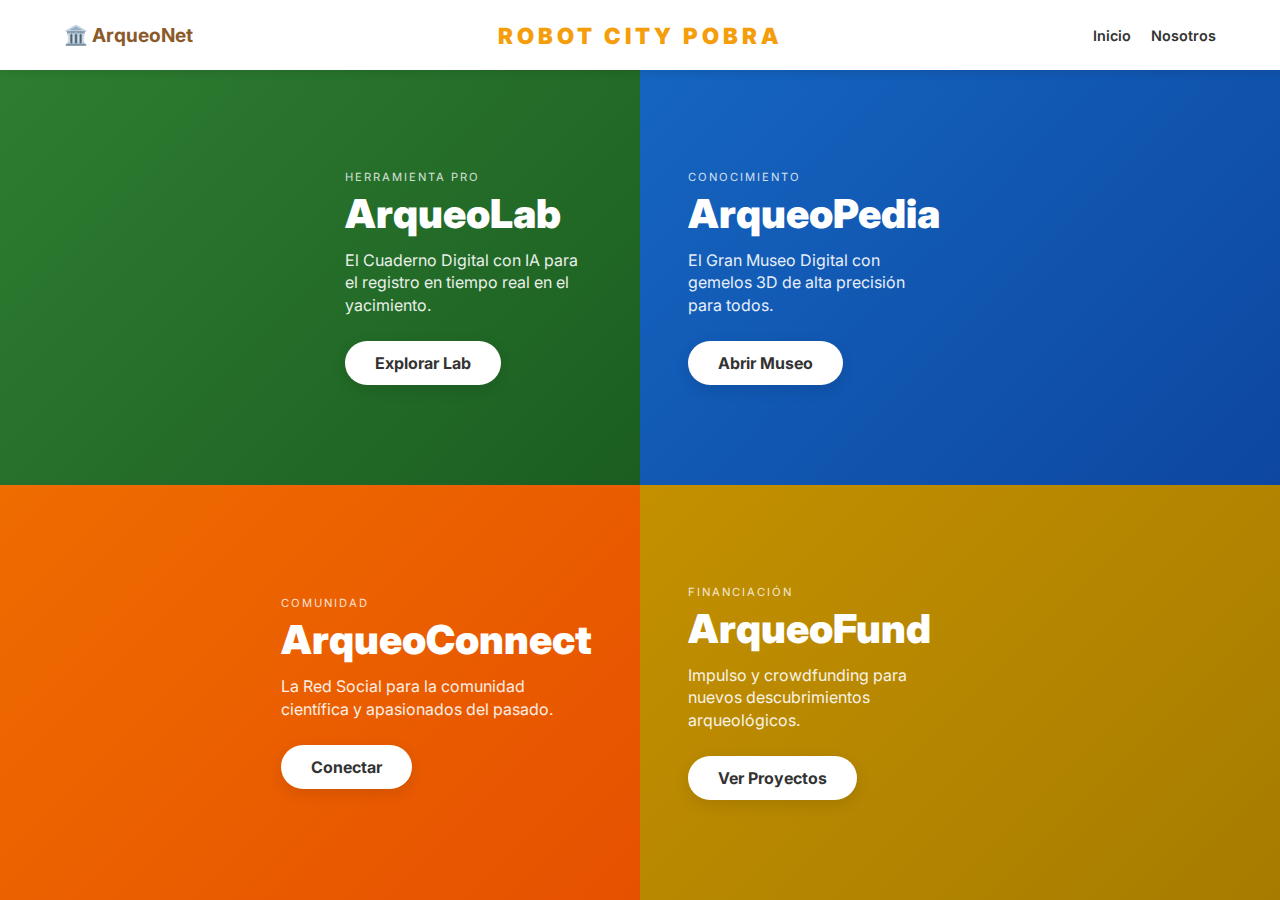
<file: index.html>
<!DOCTYPE html>
<html lang="es">
<head>
    <meta charset="UTF-8">
    <meta name="viewport" content="width=device-width, initial-scale=1.0">
    <title>ArqueoNet - Robot City Pobra</title>
    <link rel="stylesheet" href="style.css">
    <style>
        /* Navbar de tres columnas consistente con la suite */
        .navbar {
            display: grid;
            grid-template-columns: 1fr auto 1fr;
            align-items: center;
            background: #ffffff;
            padding: 0 5%;
            height: 70px;
            position: sticky;
            top: 0;
            z-index: 1000;
            box-shadow: 0 2px 10px rgba(0,0,0,0.1);
        }

        .logo { 
            font-size: 1.2rem; 
            font-weight: bold; 
            color: #8b5a2b; 
        }

        .brand-center {
            font-weight: 900;
            letter-spacing: 4px;
            font-size: 1.4rem;
            color: #f59e0b; /* Dorado llamativo */
            text-align: center;
        }

        .nav-links {
            display: flex;
            list-style: none;
            gap: 20px;
            justify-content: flex-end;
            margin: 0;
            padding: 0;
        }

        .nav-links a {
            text-decoration: none;
            color: #333;
            font-weight: 600;
            font-size: 0.9rem;
        }

        /* Mantenemos vuestro diseño de cuadrícula intacto */
        .main-grid {
            display: grid;
            grid-template-columns: 1fr 1fr;
            grid-template-rows: calc(50vh - 35px) calc(50vh - 35px);
            height: calc(100vh - 70px);
        }
    </style>
</head>
<body>
    <header>
        <nav class="navbar">
            <div class="logo">🏛️ ArqueoNet</div>
            <div class="brand-center">ROBOT CITY POBRA</div>
            <ul class="nav-links">
                <li><a href="#">Inicio</a></li>
                <li><a href="nosotros.html">Nosotros</a></li>
            </ul>
        </nav>
    </header>

    <main class="main-grid">
        <section class="grid-item lab">
            <div class="image-side img-lab"></div>
            <div class="text-side">
                <span class="tag">Herramienta Pro</span>
                <h1>ArqueoLab</h1>
                <p>El Cuaderno Digital con IA para el registro en tiempo real en el yacimiento.</p>
                <a href="arqueolab.html" class="btn-visit">Explorar Lab</a>
            </div>
        </section>

        <section class="grid-item pedia">
            <div class="text-side">
                <span class="tag">Conocimiento</span>
                <h1>ArqueoPedia</h1>
                <p>El Gran Museo Digital con gemelos 3D de alta precisión para todos.</p>
                <a href="arqueopedia.html" class="btn-visit">Abrir Museo</a>
            </div>
            <div class="image-side img-pedia"></div>
        </section>

        <section class="grid-item connect">
            <div class="image-side img-connect"></div>
            <div class="text-side">
                <span class="tag">Comunidad</span>
                <h1>ArqueoConnect</h1>
                <p>La Red Social para la comunidad científica y apasionados del pasado.</p>
                <a href="connect.html" class="btn-visit">Conectar</a>
            </div>
        </section>

        <section class="grid-item fund">
            <div class="text-side">
                <span class="tag">Financiación</span>
                <h1>ArqueoFund</h1>
                <p>Impulso y crowdfunding para nuevos descubrimientos arqueológicos.</p>
                <a href="fund.html" class="btn-visit">Ver Proyectos</a>
            </div>
            <div class="image-side img-fund"></div>
        </section>
    </main>
</body>
</html>
</file>
<file: style.css>
/* Importar fuente moderna */
@import url('https://fonts.googleapis.com/css2?family=Inter:wght@400;700;900&display=swap');

* {
    margin: 0;
    padding: 0;
    box-sizing: border-box;
    font-family: 'Inter', sans-serif;
}

/* Navegación fija */
.navbar {
    display: flex;
    justify-content: space-between;
    align-items: center;
    background: white;
    padding: 0 5%;
    height: 70px;
    position: sticky;
    top: 0;
    z-index: 100;
    box-shadow: 0 2px 10px rgba(0,0,0,0.1);
}

.logo { font-size: 1.5rem; font-weight: bold; color: #8b5a2b; }
.nav-links { display: flex; list-style: none; gap: 20px; }
.nav-links a { text-decoration: none; color: #333; font-weight: 500; }

/* La cuadrícula de 2x2 */
.main-grid {
    display: grid;
    grid-template-columns: 1fr 1fr;
    grid-template-rows: calc(50vh - 35px) calc(50vh - 35px);
}

.grid-item {
    display: flex;
    overflow: hidden;
}

/* Lado de la Imagen */
.image-side {
    flex: 1.2;
    background-size: cover;
    background-position: center;
    transition: transform 0.8s ease;
}

.grid-item:hover .image-side {
    transform: scale(1.1); /* Efecto de zoom cuando pasas el ratón */
}

/* Fotos de Unsplash (Alta calidad) */
.img-lab { background-image: url('https://images.unsplash.com/photo-1581091226825-a6a2a5aee158?auto=format&fit=crop&w=800'); }
.img-pedia { background-image: url('https://images.unsplash.com/photo-1566127444979-b3d2b654e3d7?auto=format&fit=crop&w=800'); }
.img-connect { background-image: url('https://images.unsplash.com/photo-1529156069898-49953e39b3ac?auto=format&fit=crop&w=800'); }
.img-fund { background-image: url('https://images.unsplash.com/photo-1554224155-1696413565d3?auto=format&fit=crop&w=800'); }

/* Lado del Texto con degradados */
.text-side {
    flex: 1;
    padding: 3rem;
    display: flex;
    flex-direction: column;
    justify-content: center;
    color: white;
}

.lab { background: linear-gradient(135deg, #2e7d32, #1b5e20); }
.pedia { background: linear-gradient(135deg, #1565c0, #0d47a1); }
.connect { background: linear-gradient(135deg, #ef6c00, #e65100); }
.fund { background: linear-gradient(135deg, #c49000, #a67c00); }

.tag { font-size: 0.7rem; text-transform: uppercase; letter-spacing: 2px; margin-bottom: 10px; opacity: 0.8; }
h1 { font-size: 2.5rem; font-weight: 900; line-height: 1; margin-bottom: 15px; }
p { font-size: 1rem; opacity: 0.9; margin-bottom: 25px; line-height: 1.4; }

/* Botones redondeados */
.btn-visit {
    width: fit-content;
    padding: 12px 30px;
    background: white;
    color: #333;
    text-decoration: none;
    font-weight: bold;
    border-radius: 50px;
    transition: 0.3s;
    box-shadow: 0 5px 15px rgba(0,0,0,0.1);
}

.btn-visit:hover {
    background: #333;
    color: white;
    transform: translateY(-3px);
}

/* Ajuste para que se vea bien en móviles */
@media (max-width: 900px) {
    .main-grid { grid-template-columns: 1fr; grid-template-rows: auto; }
    .grid-item { height: 400px; }
    h1 { font-size: 2rem; }
}

/* Nueva estética para la lista de hallazgos */
.data-table {
    width: 100%;
    border-collapse: separate;
    border-spacing: 0 12px; /* Espacio entre filas */
}

.data-table thead th {
    background: none;
    color: #8b5a2b;
    font-size: 0.85rem;
    text-transform: uppercase;
    letter-spacing: 1px;
    padding: 10px 20px;
    border: none;
}

.data-table tbody tr {
    background-color: white;
    box-shadow: 0 4px 6px rgba(0,0,0,0.02);
    transition: all 0.3s ease;
}

.data-table tbody tr:hover {
    transform: translateY(-3px);
    box-shadow: 0 8px 15px rgba(0,0,0,0.08);
}

.data-table td {
    padding: 20px;
    border: none;
}

/* Redondear las esquinas de las filas */
.data-table td:first-child { border-radius: 12px 0 0 12px; }
.data-table td:last-child { border-radius: 0 12px 12px 0; }

/* Etiquetas de estado bonitas */
.badge-status {
    padding: 6px 12px;
    border-radius: 20px;
    font-size: 0.8rem;
    font-weight: bold;
}
.status-dig { background: #e8f5e9; color: #2e7d32; }
.status-rev { background: #fff3e0; color: #ef6c00; }

/* Botones de acción con estilo circular */
.btn-action-round {
    display: inline-flex;
    align-items: center;
    justify-content: center;
    width: 35px;
    height: 35px;
    background: #f0f0f0;
    border-radius: 50%;
    text-decoration: none;
    transition: 0.2s;
}
.btn-action-round:hover { background: #2e7d32; color: white !important; }

/* Estilos del Modal */
.modal {
    display: none; 
    position: fixed;
    z-index: 2000;
    left: 0; top: 0;
    width: 100%; height: 100%;
    background-color: rgba(0,0,0,0.7);
    backdrop-filter: blur(5px); /* Efecto de cristal esmerilado */
}

.modal-content {
    background-color: white;
    margin: 5% auto;
    padding: 30px;
    border-radius: 20px;
    width: 60%;
    max-width: 800px;
    box-shadow: 0 20px 40px rgba(0,0,0,0.3);
    position: relative;
    animation: slideDown 0.4s ease;
}

@keyframes slideDown {
    from { transform: translateY(-50px); opacity: 0; }
    to { transform: translateY(0); opacity: 1; }
}

.close-modal {
    position: absolute;
    right: 20px; top: 15px;
    font-size: 28px;
    cursor: pointer;
    color: #999;
}

/* Diseño interno de la ficha */
.ficha-grid {
    display: grid;
    grid-template-columns: 1fr 1fr;
    gap: 30px;
    margin-top: 20px;
}

.ficha-img {
    width: 100%;
    border-radius: 10px;
    object-fit: cover;
}

.document-list {
    list-style: none;
    margin-top: 15px;
}

.document-list li {
    padding: 10px;
    background: #f8f9fa;
    margin-bottom: 5px;
    border-radius: 5px;
    font-size: 0.9rem;
    display: flex;
    justify-content: space-between;
}

/* Efecto de vitrina iluminada */
.artifact-card {
    background: linear-gradient(145deg, #2a2a2a, #1a1a1a);
    border: 1px solid rgba(13, 71, 161, 0.3);
    box-shadow: 0 10px 30px rgba(0,0,0,0.5);
}

.artifact-card:hover {
    border-color: #448aff;
    box-shadow: 0 0 20px rgba(68, 138, 255, 0.4);
}

/* Badge de época flotante */
.artifact-badge {
    position: absolute;
    top: 15px;
    right: 15px;
    background: rgba(13, 71, 161, 0.8);
    padding: 5px 12px;
    border-radius: 15px;
    font-size: 0.7rem;
    backdrop-filter: blur(5px);
}

/* Estilo para el visor de detalles (Modal de Museo) */
.museum-modal {
    display: none;
    position: fixed;
    z-index: 3000;
    left: 0; top: 0; width: 100%; height: 100%;
    background: rgba(0,0,0,0.95);
    backdrop-filter: blur(10px);
}

.hotspot {
    cursor: pointer;
    background: #0d47a1;
    color: white;
    width: 25px;
    height: 25px;
    border-radius: 50%;
    display: inline-flex;
    align-items: center;
    justify-content: center;
    border: 2px solid white;
    animation: pulse 2s infinite;
}

@keyframes pulse {
    0% { box-shadow: 0 0 0 0 rgba(13, 71, 161, 0.7); }
    70% { box-shadow: 0 0 0 10px rgba(13, 71, 161, 0); }
    100% { box-shadow: 0 0 0 0 rgba(13, 71, 161, 0); }
}
</file>
